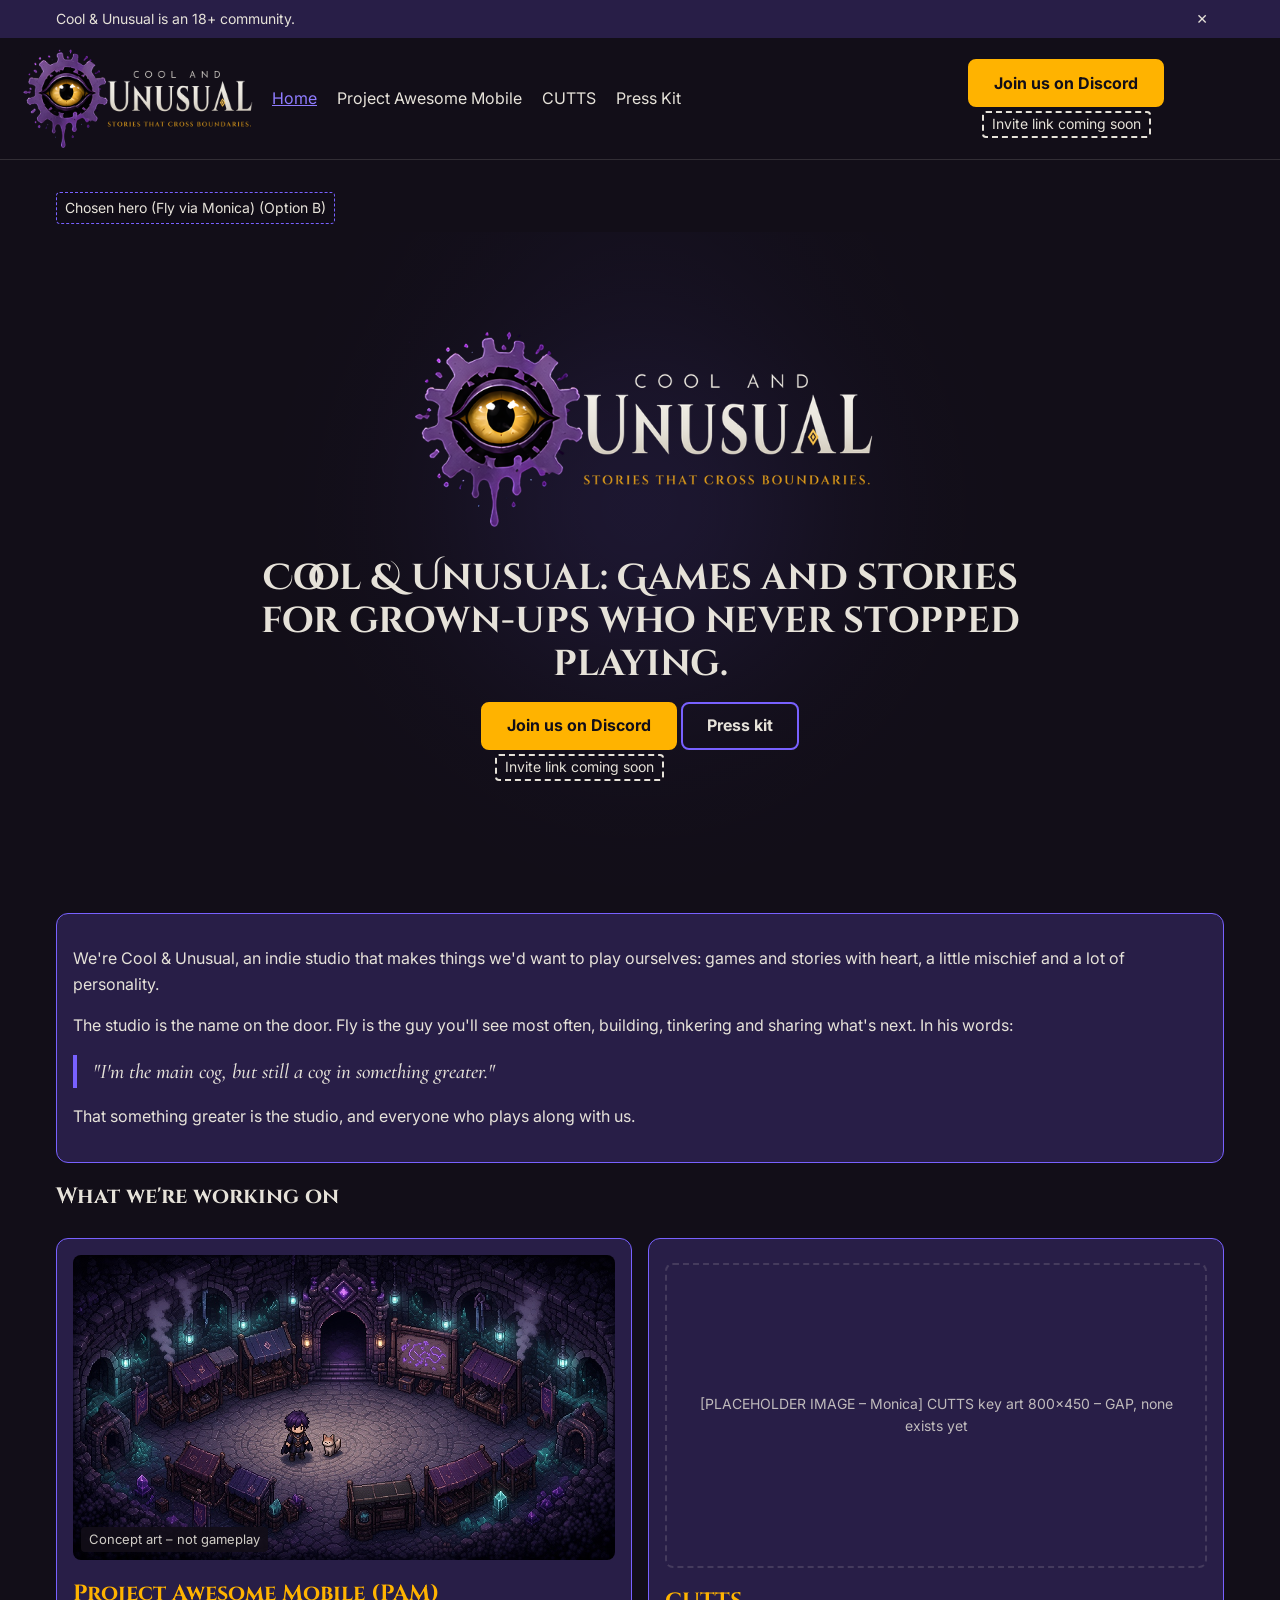
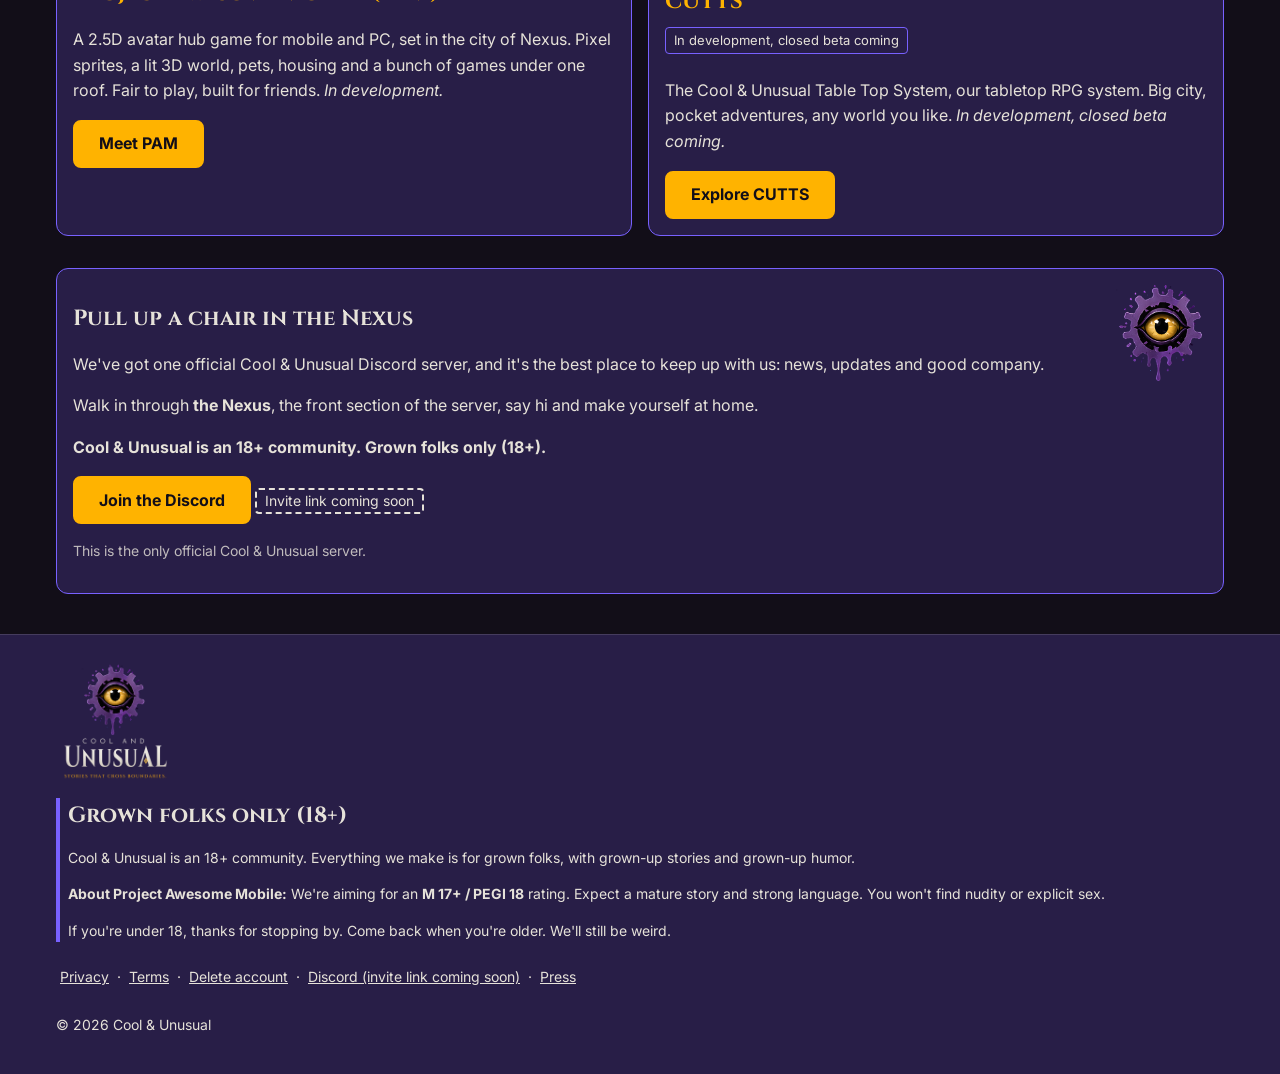
<file: index.html>
<!DOCTYPE html>
<html lang="en"><head><meta charset="utf-8"><meta name="viewport" content="width=device-width,initial-scale=1">
<title>Home – Cool &amp; Unusual</title>
<link rel="icon" type="image/png" href="assets/cu-mark.png">
<link rel="preconnect" href="https://fonts.googleapis.com"><link rel="preconnect" href="https://fonts.gstatic.com" crossorigin>
<link href="https://fonts.googleapis.com/css2?family=Cinzel+Decorative:wght@700&family=Cinzel:wght@700&family=Cormorant+Garamond:ital,wght@1,500&family=Inter:wght@400;600;700&display=swap" rel="stylesheet">
<link rel="stylesheet" href="style.css"></head><body>
<input type="checkbox" id="age-x" class="notice-toggle" hidden>
<div class="notice"><div class="wrap"><label for="age-x" aria-label="Dismiss notice">✕</label>Cool &amp; Unusual is an 18+ community.</div></div>
<header><div class="wrap"><a class="logo" href="index.html"><img src="assets/cu-logo-horizontal.png" alt="Cool and Unusual" width="240" height="104"></a><nav><a href="index.html" aria-current="page">Home</a><a href="pam.html">Project Awesome Mobile</a><a href="cutts.html">CUTTS</a><a href="press.html">Press Kit</a></nav><span class="join"><a class="btn" href="#discord-invite-TBD">Join us on Discord</a><span class="tbd">Invite link coming soon</span></span></div></header>
<main><div class="wrap"><span class="label">Chosen hero (Fly via Monica) (Option B)</span>
<section class="hero-b"><div class="hero-b-in"><img class="hero-logo" src="assets/cu-logo-horizontal.png" alt="Cool and Unusual" width="640" height="277">
<h1>Cool &amp; Unusual: Games and stories for grown-ups who never stopped playing.</h1><p><span class="join"><a class="btn" href="#discord-invite-TBD">Join us on Discord</a><span class="tbd">Invite link coming soon</span></span> <a class="btn secondary" href="press.html">Press kit</a></p></div></section>
<section class="panel"><h2 class="vh">About the studio</h2>
<p>We're Cool &amp; Unusual, an indie studio that makes things we'd want to play ourselves: games and stories with heart, a little mischief and a lot of personality.</p>
<p>The studio is the name on the door. Fly is the guy you'll see most often, building, tinkering and sharing what's next. In his words:</p>
<blockquote class="accent">"I'm the main cog, but still a cog in something greater."</blockquote>
<p>That something greater is the studio, and everyone who plays along with us.</p></section>
<h2>What we're working on</h2>
<div class="grid two"><section class="panel card"><figure class="art"><img class="pixel" src="assets/PAM-lantern-row-hub-v1.1-full-1920x1080.png" alt="Lantern Row hub, concept art" width="1920" height="1080"><figcaption class="art-label">Concept art – not gameplay</figcaption></figure>
<h2>Project Awesome Mobile (PAM)</h2><p>A 2.5D avatar hub game for mobile and PC, set in the city of Nexus. Pixel sprites, a lit 3D world, pets, housing and a bunch of games under one roof. Fair to play, built for friends. <em>In development.</em></p><a class="btn" href="pam.html">Meet PAM</a></section>
<section class="panel card"><div class="ph ph-img">[PLACEHOLDER IMAGE – Monica] CUTTS key art 800×450 – GAP, none exists yet</div><h2>CUTTS</h2><span class="tag">In development, closed beta coming</span><p>The Cool &amp; Unusual Table Top System, our tabletop RPG system. Big city, pocket adventures, any world you like. <em>In development, closed beta coming.</em></p><a class="btn" href="cutts.html">Explore CUTTS</a></section></div>
<section class="panel" id="discord"><img class="discord-mark" src="assets/cu-mark.png" alt="" width="96" height="96"><h2>Pull up a chair in the Nexus</h2>
<p>We've got one official Cool &amp; Unusual Discord server, and it's the best place to keep up with us: news, updates and good company.</p>
<p>Walk in through <strong>the Nexus</strong>, the front section of the server, say hi and make yourself at home.</p>
<p><strong>Cool &amp; Unusual is an 18+ community. Grown folks only (18+).</strong></p>
<p><a class="btn" href="#discord-invite-TBD" title="Invite link coming soon">Join the Discord</a> <span class="tbd">Invite link coming soon</span></p>
<p class="small">This is the only official Cool &amp; Unusual server.</p></section></div></main>
<footer><div class="wrap"><img class="flogo" src="assets/cu-logo-stacked.png" alt="Cool and Unusual" width="120" height="123">
<section class="age"><h2>Grown folks only (18+)</h2>
<p>Cool &amp; Unusual is an 18+ community. Everything we make is for grown folks, with grown-up stories and grown-up humor.</p>
<p><strong>About Project Awesome Mobile:</strong> We're aiming for an <strong>M 17+ / PEGI 18</strong> rating. Expect a mature story and strong language. You won't find nudity or explicit sex.</p>
<p>If you're under 18, thanks for stopping by. Come back when you're older. We'll still be weird.</p></section>
<p><a href="https://flycap316.github.io/legal/privacy/">Privacy</a> · <a href="https://flycap316.github.io/legal/terms/">Terms</a> · <a href="https://flycap316.github.io/legal/delete-account/">Delete account</a> · <a href="#discord-invite-TBD" title="Invite link coming soon">Discord (invite link coming soon)</a> · <a href="press.html">Press</a></p>
<p>© 2026 Cool &amp; Unusual</p></div></footer>
</body></html>
</file>
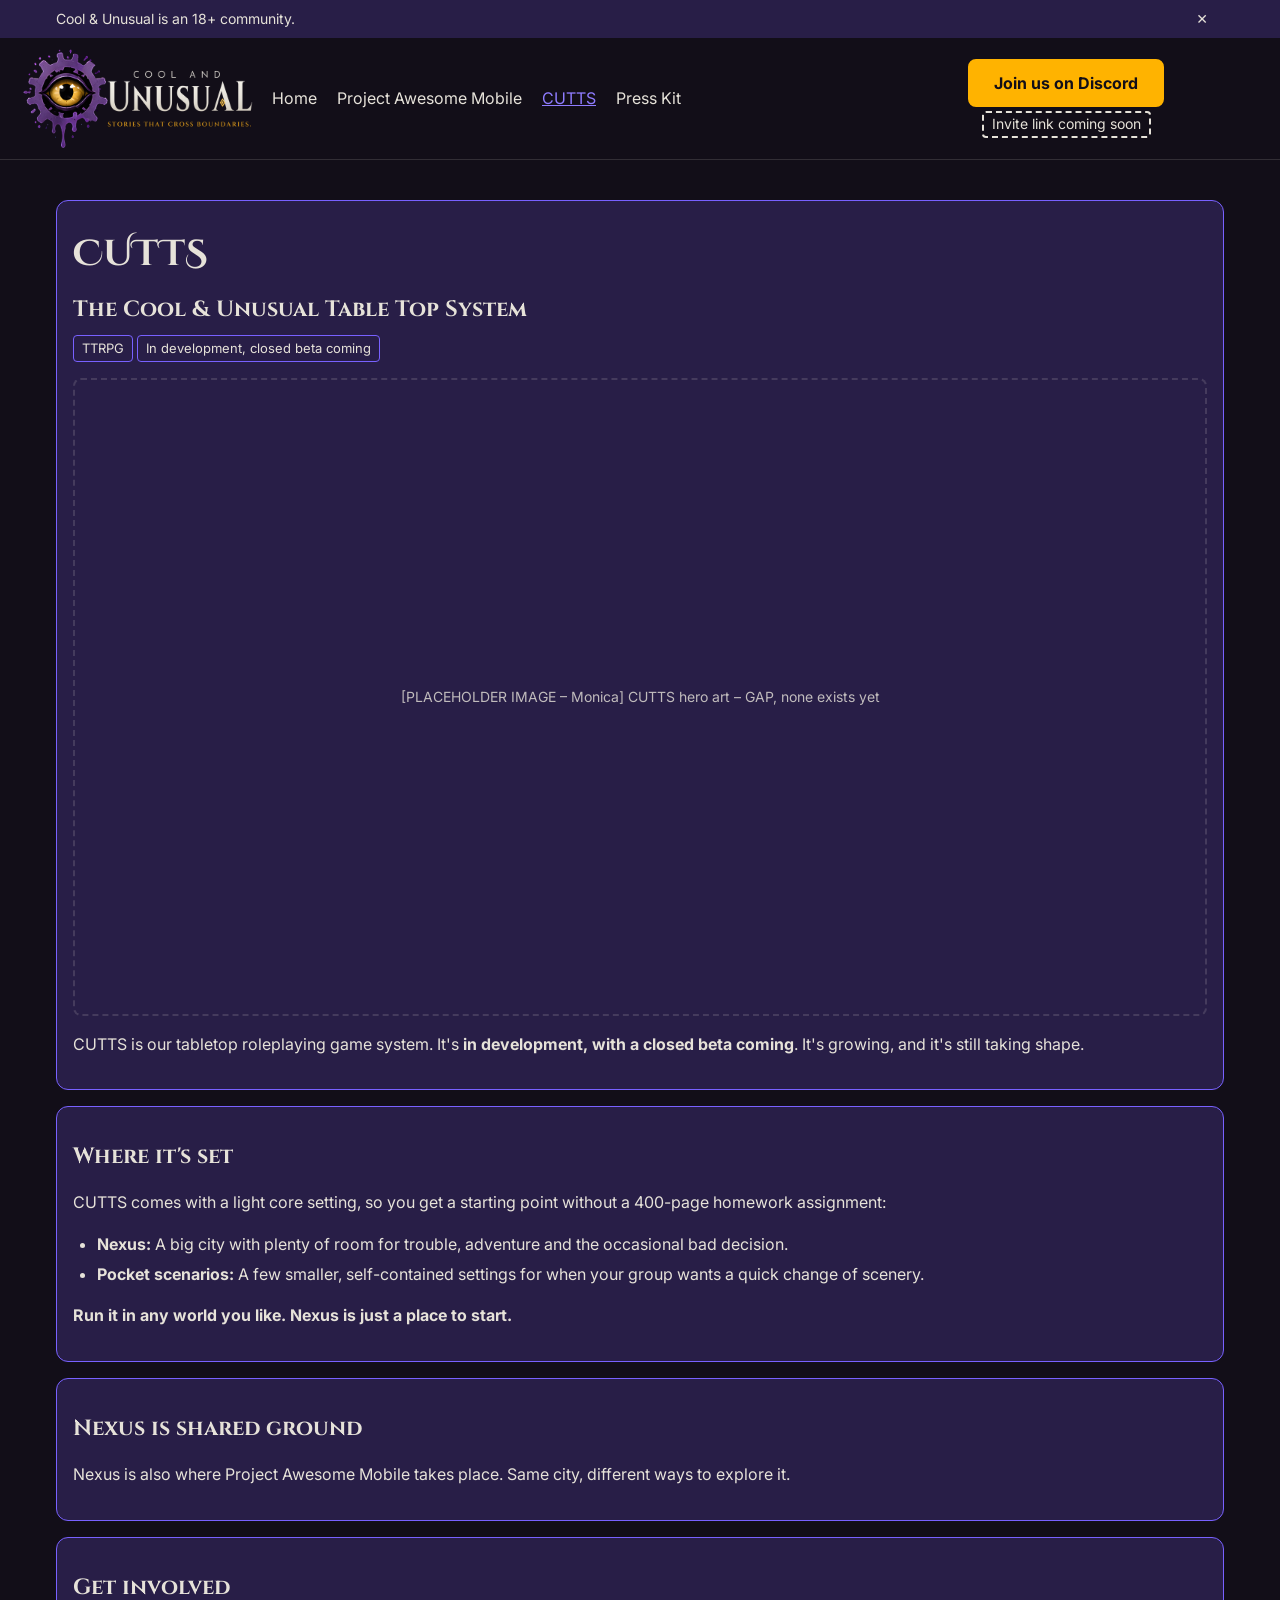
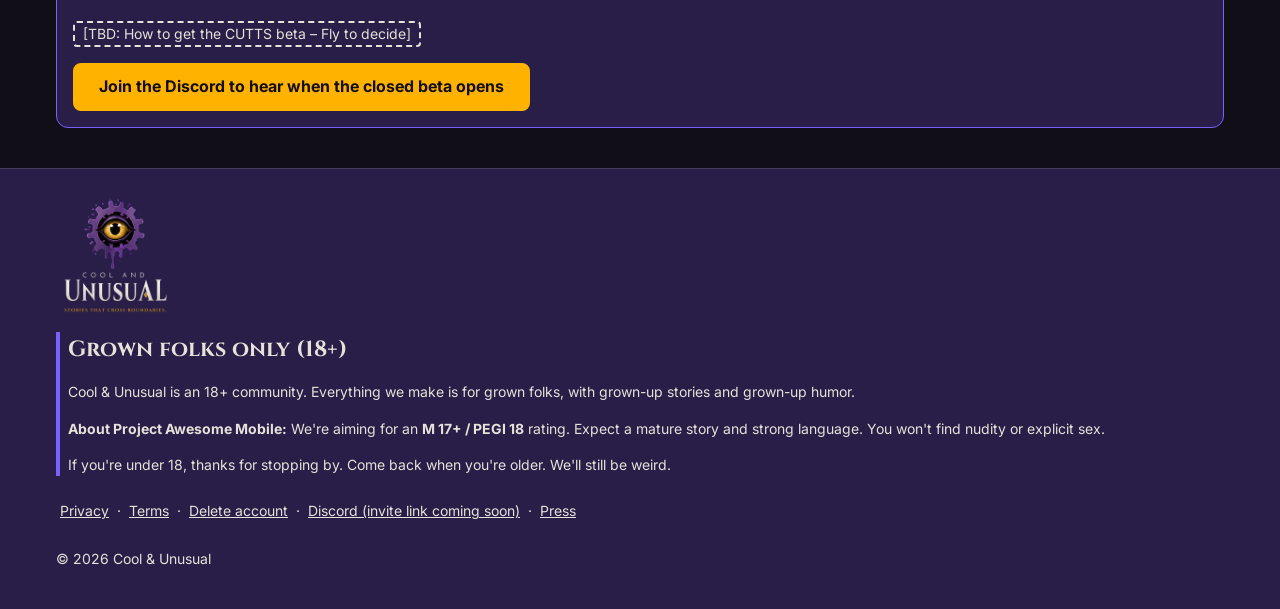
<file: cutts.html>
<!DOCTYPE html>
<html lang="en"><head><meta charset="utf-8"><meta name="viewport" content="width=device-width,initial-scale=1">
<title>CUTTS – Cool &amp; Unusual</title>
<link rel="icon" type="image/png" href="assets/cu-mark.png">
<link rel="preconnect" href="https://fonts.googleapis.com"><link rel="preconnect" href="https://fonts.gstatic.com" crossorigin>
<link href="https://fonts.googleapis.com/css2?family=Cinzel+Decorative:wght@700&family=Cinzel:wght@700&family=Cormorant+Garamond:ital,wght@1,500&family=Inter:wght@400;600;700&display=swap" rel="stylesheet">
<link rel="stylesheet" href="style.css"></head><body>
<input type="checkbox" id="age-x" class="notice-toggle" hidden>
<div class="notice"><div class="wrap"><label for="age-x" aria-label="Dismiss notice">✕</label>Cool &amp; Unusual is an 18+ community.</div></div>
<header><div class="wrap"><a class="logo" href="index.html"><img src="assets/cu-logo-horizontal.png" alt="Cool and Unusual" width="240" height="104"></a><nav><a href="index.html">Home</a><a href="pam.html">Project Awesome Mobile</a><a href="cutts.html" aria-current="page">CUTTS</a><a href="press.html">Press Kit</a></nav><span class="join"><a class="btn" href="#discord-invite-TBD">Join us on Discord</a><span class="tbd">Invite link coming soon</span></span></div></header>
<main><div class="wrap"><section class="panel"><h1>CUTTS</h1><h2>The Cool &amp; Unusual Table Top System</h2><span class="tag">TTRPG</span><span class="tag">In development, closed beta coming</span><div class="ph ph-img">[PLACEHOLDER IMAGE – Monica] CUTTS hero art – GAP, none exists yet</div>
<p>CUTTS is our tabletop roleplaying game system. It's <strong>in development, with a closed beta coming</strong>. It's growing, and it's still taking shape.</p></section>
<section class="panel"><h2>Where it's set</h2><p>CUTTS comes with a light core setting, so you get a starting point without a 400-page homework assignment:</p><ul class="list">
<li><strong>Nexus:</strong> A big city with plenty of room for trouble, adventure and the occasional bad decision.</li>
<li><strong>Pocket scenarios:</strong> A few smaller, self-contained settings for when your group wants a quick change of scenery.</li></ul>
<p><strong>Run it in any world you like. Nexus is just a place to start.</strong></p></section>
<section class="panel"><h2>Nexus is shared ground</h2><p>Nexus is also where Project Awesome Mobile takes place. Same city, different ways to explore it.</p></section>
<section class="panel"><h2>Get involved</h2><p><span class="tbd">[TBD: How to get the CUTTS beta – Fly to decide]</span></p><a class="btn" href="#discord-invite-TBD" title="Invite link coming soon">Join the Discord to hear when the closed beta opens</a></section></div></main>
<footer><div class="wrap"><img class="flogo" src="assets/cu-logo-stacked.png" alt="Cool and Unusual" width="120" height="123">
<section class="age"><h2>Grown folks only (18+)</h2>
<p>Cool &amp; Unusual is an 18+ community. Everything we make is for grown folks, with grown-up stories and grown-up humor.</p>
<p><strong>About Project Awesome Mobile:</strong> We're aiming for an <strong>M 17+ / PEGI 18</strong> rating. Expect a mature story and strong language. You won't find nudity or explicit sex.</p>
<p>If you're under 18, thanks for stopping by. Come back when you're older. We'll still be weird.</p></section>
<p><a href="https://flycap316.github.io/legal/privacy/">Privacy</a> · <a href="https://flycap316.github.io/legal/terms/">Terms</a> · <a href="https://flycap316.github.io/legal/delete-account/">Delete account</a> · <a href="#discord-invite-TBD" title="Invite link coming soon">Discord (invite link coming soon)</a> · <a href="press.html">Press</a></p>
<p>© 2026 Cool &amp; Unusual</p></div></footer>
</body></html>
</file>
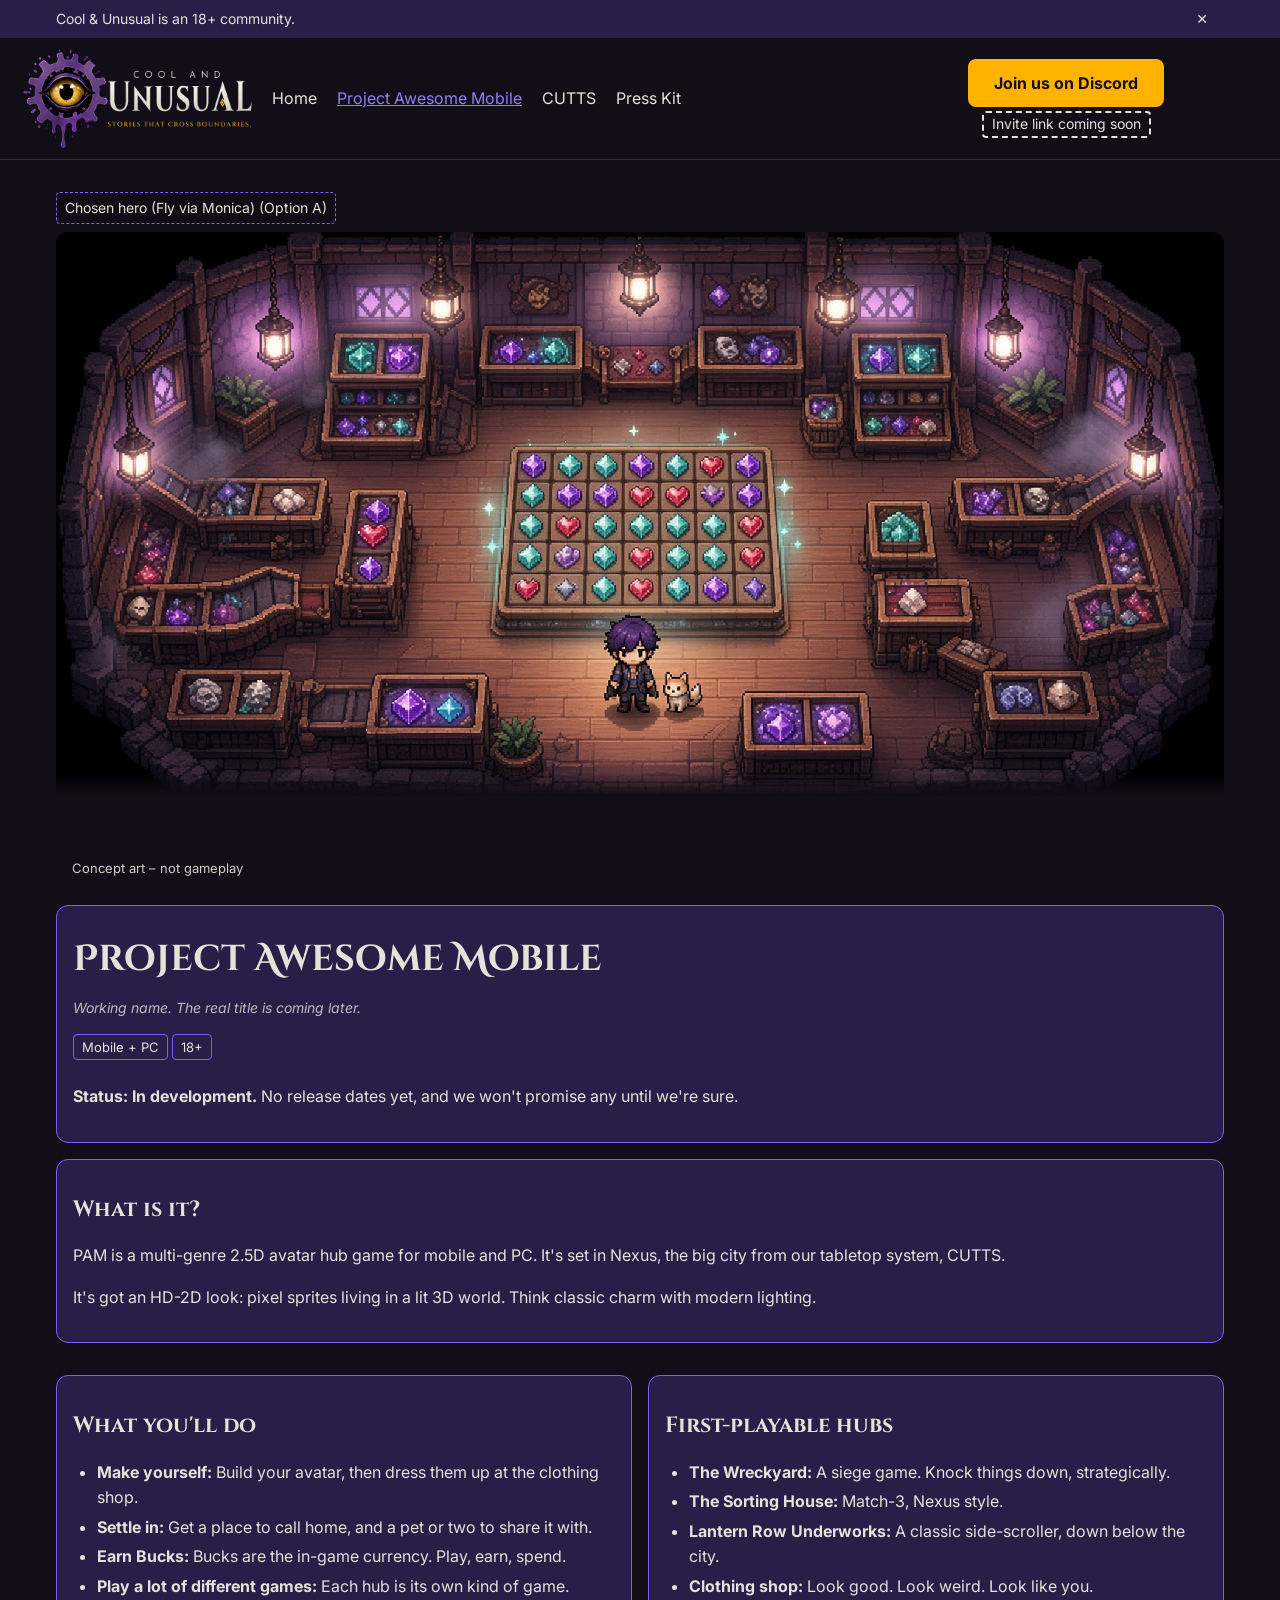
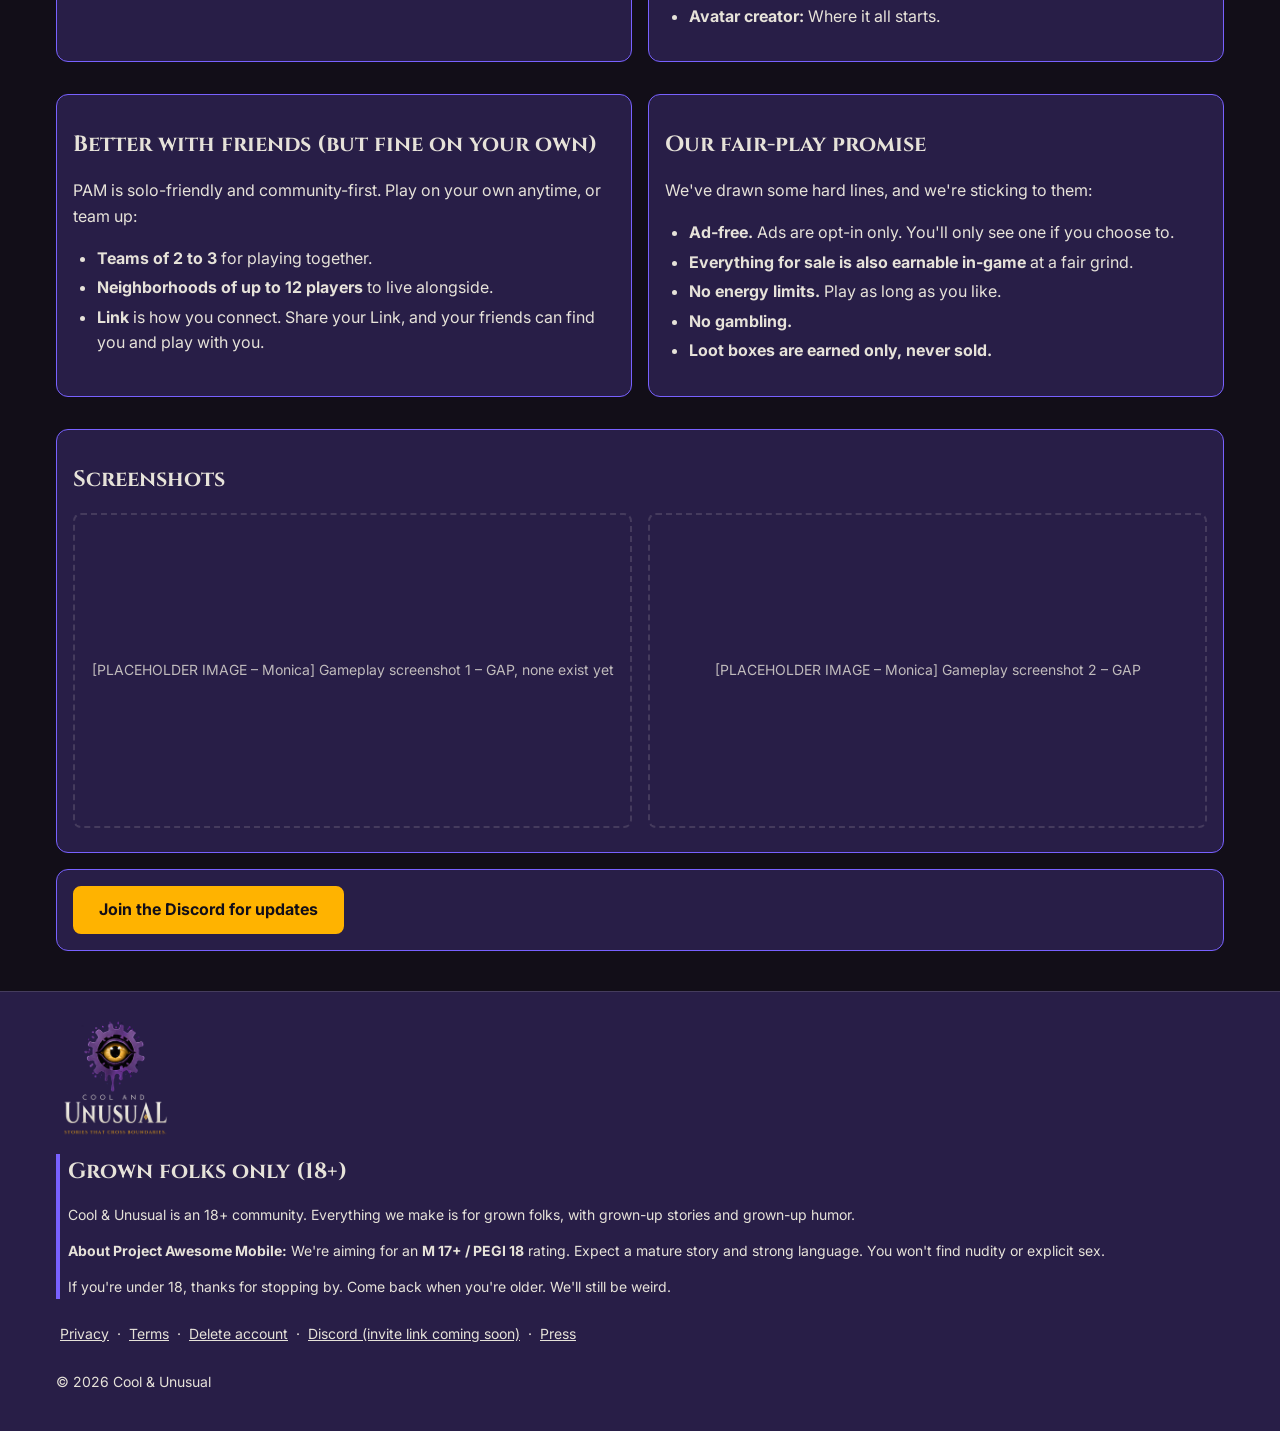
<file: pam.html>
<!DOCTYPE html>
<html lang="en"><head><meta charset="utf-8"><meta name="viewport" content="width=device-width,initial-scale=1">
<title>Project Awesome Mobile – Cool &amp; Unusual</title>
<link rel="icon" type="image/png" href="assets/cu-mark.png">
<link rel="preconnect" href="https://fonts.googleapis.com"><link rel="preconnect" href="https://fonts.gstatic.com" crossorigin>
<link href="https://fonts.googleapis.com/css2?family=Cinzel+Decorative:wght@700&family=Cinzel:wght@700&family=Cormorant+Garamond:ital,wght@1,500&family=Inter:wght@400;600;700&display=swap" rel="stylesheet">
<link rel="stylesheet" href="style.css"></head><body>
<input type="checkbox" id="age-x" class="notice-toggle" hidden>
<div class="notice"><div class="wrap"><label for="age-x" aria-label="Dismiss notice">✕</label>Cool &amp; Unusual is an 18+ community.</div></div>
<header><div class="wrap"><a class="logo" href="index.html"><img src="assets/cu-logo-horizontal.png" alt="Cool and Unusual" width="240" height="104"></a><nav><a href="index.html">Home</a><a href="pam.html" aria-current="page">Project Awesome Mobile</a><a href="cutts.html">CUTTS</a><a href="press.html">Press Kit</a></nav><span class="join"><a class="btn" href="#discord-invite-TBD">Join us on Discord</a><span class="tbd">Invite link coming soon</span></span></div></header>
<main><div class="wrap"><span class="label">Chosen hero (Fly via Monica) (Option A)</span>
<figure class="hero art"><picture><source media="(max-width:719px)" srcset="assets/hero-A-clean-mobile-1080x1920.png">
<img class="pixel" src="assets/hero-A-clean-desktop-1920x1080.png" alt="The Sorting House hub in Nexus (proposed hero option A)" width="1920" height="1080"></picture>
<figcaption class="art-label">Concept art – not gameplay</figcaption></figure>
<section class="panel"><h1>Project Awesome Mobile</h1><p class="small"><em>Working name. The real title is coming later.</em></p>
<span class="tag">Mobile + PC</span><span class="tag">18+</span>
<p><strong>Status: In development.</strong> No release dates yet, and we won't promise any until we're sure.</p></section>
<section class="panel"><h2>What is it?</h2><p>PAM is a multi-genre 2.5D avatar hub game for mobile and PC. It's set in Nexus, the big city from our tabletop system, CUTTS.</p><p>It's got an HD-2D look: pixel sprites living in a lit 3D world. Think classic charm with modern lighting.</p></section>
<div class="grid two"><section class="panel"><h2>What you'll do</h2><ul class="list">
<li><strong>Make yourself:</strong> Build your avatar, then dress them up at the clothing shop.</li>
<li><strong>Settle in:</strong> Get a place to call home, and a pet or two to share it with.</li>
<li><strong>Earn Bucks:</strong> Bucks are the in-game currency. Play, earn, spend.</li>
<li><strong>Play a lot of different games:</strong> Each hub is its own kind of game.</li></ul></section>
<section class="panel"><h2>First-playable hubs</h2><ul class="list">
<li><strong>The Wreckyard:</strong> A siege game. Knock things down, strategically.</li>
<li><strong>The Sorting House:</strong> Match-3, Nexus style.</li>
<li><strong>Lantern Row Underworks:</strong> A classic side-scroller, down below the city.</li>
<li><strong>Clothing shop:</strong> Look good. Look weird. Look like you.</li>
<li><strong>Avatar creator:</strong> Where it all starts.</li></ul></section></div>
<div class="grid two"><section class="panel"><h2>Better with friends (but fine on your own)</h2><p>PAM is solo-friendly and community-first. Play on your own anytime, or team up:</p><ul class="list">
<li><strong>Teams of 2 to 3</strong> for playing together.</li>
<li><strong>Neighborhoods of up to 12 players</strong> to live alongside.</li>
<li><strong>Link</strong> is how you connect. Share your Link, and your friends can find you and play with you.</li></ul></section>
<section class="panel"><h2>Our fair-play promise</h2><p>We've drawn some hard lines, and we're sticking to them:</p><ul class="list">
<li><strong>Ad-free.</strong> Ads are opt-in only. You'll only see one if you choose to.</li>
<li><strong>Everything for sale is also earnable in-game</strong> at a fair grind.</li>
<li><strong>No energy limits.</strong> Play as long as you like.</li>
<li><strong>No gambling.</strong></li>
<li><strong>Loot boxes are earned only, never sold.</strong></li></ul></section></div>
<section class="panel"><h2>Screenshots</h2><div class="grid two"><div class="ph ph-img">[PLACEHOLDER IMAGE – Monica] Gameplay screenshot 1 – GAP, none exist yet</div><div class="ph ph-img">[PLACEHOLDER IMAGE – Monica] Gameplay screenshot 2 – GAP</div></div></section>
<section class="panel"><a class="btn" href="#discord-invite-TBD" title="Invite link coming soon">Join the Discord for updates</a></section></div></main>
<footer><div class="wrap"><img class="flogo" src="assets/cu-logo-stacked.png" alt="Cool and Unusual" width="120" height="123">
<section class="age"><h2>Grown folks only (18+)</h2>
<p>Cool &amp; Unusual is an 18+ community. Everything we make is for grown folks, with grown-up stories and grown-up humor.</p>
<p><strong>About Project Awesome Mobile:</strong> We're aiming for an <strong>M 17+ / PEGI 18</strong> rating. Expect a mature story and strong language. You won't find nudity or explicit sex.</p>
<p>If you're under 18, thanks for stopping by. Come back when you're older. We'll still be weird.</p></section>
<p><a href="https://flycap316.github.io/legal/privacy/">Privacy</a> · <a href="https://flycap316.github.io/legal/terms/">Terms</a> · <a href="https://flycap316.github.io/legal/delete-account/">Delete account</a> · <a href="#discord-invite-TBD" title="Invite link coming soon">Discord (invite link coming soon)</a> · <a href="press.html">Press</a></p>
<p>© 2026 Cool &amp; Unusual</p></div></footer>
</body></html>
</file>
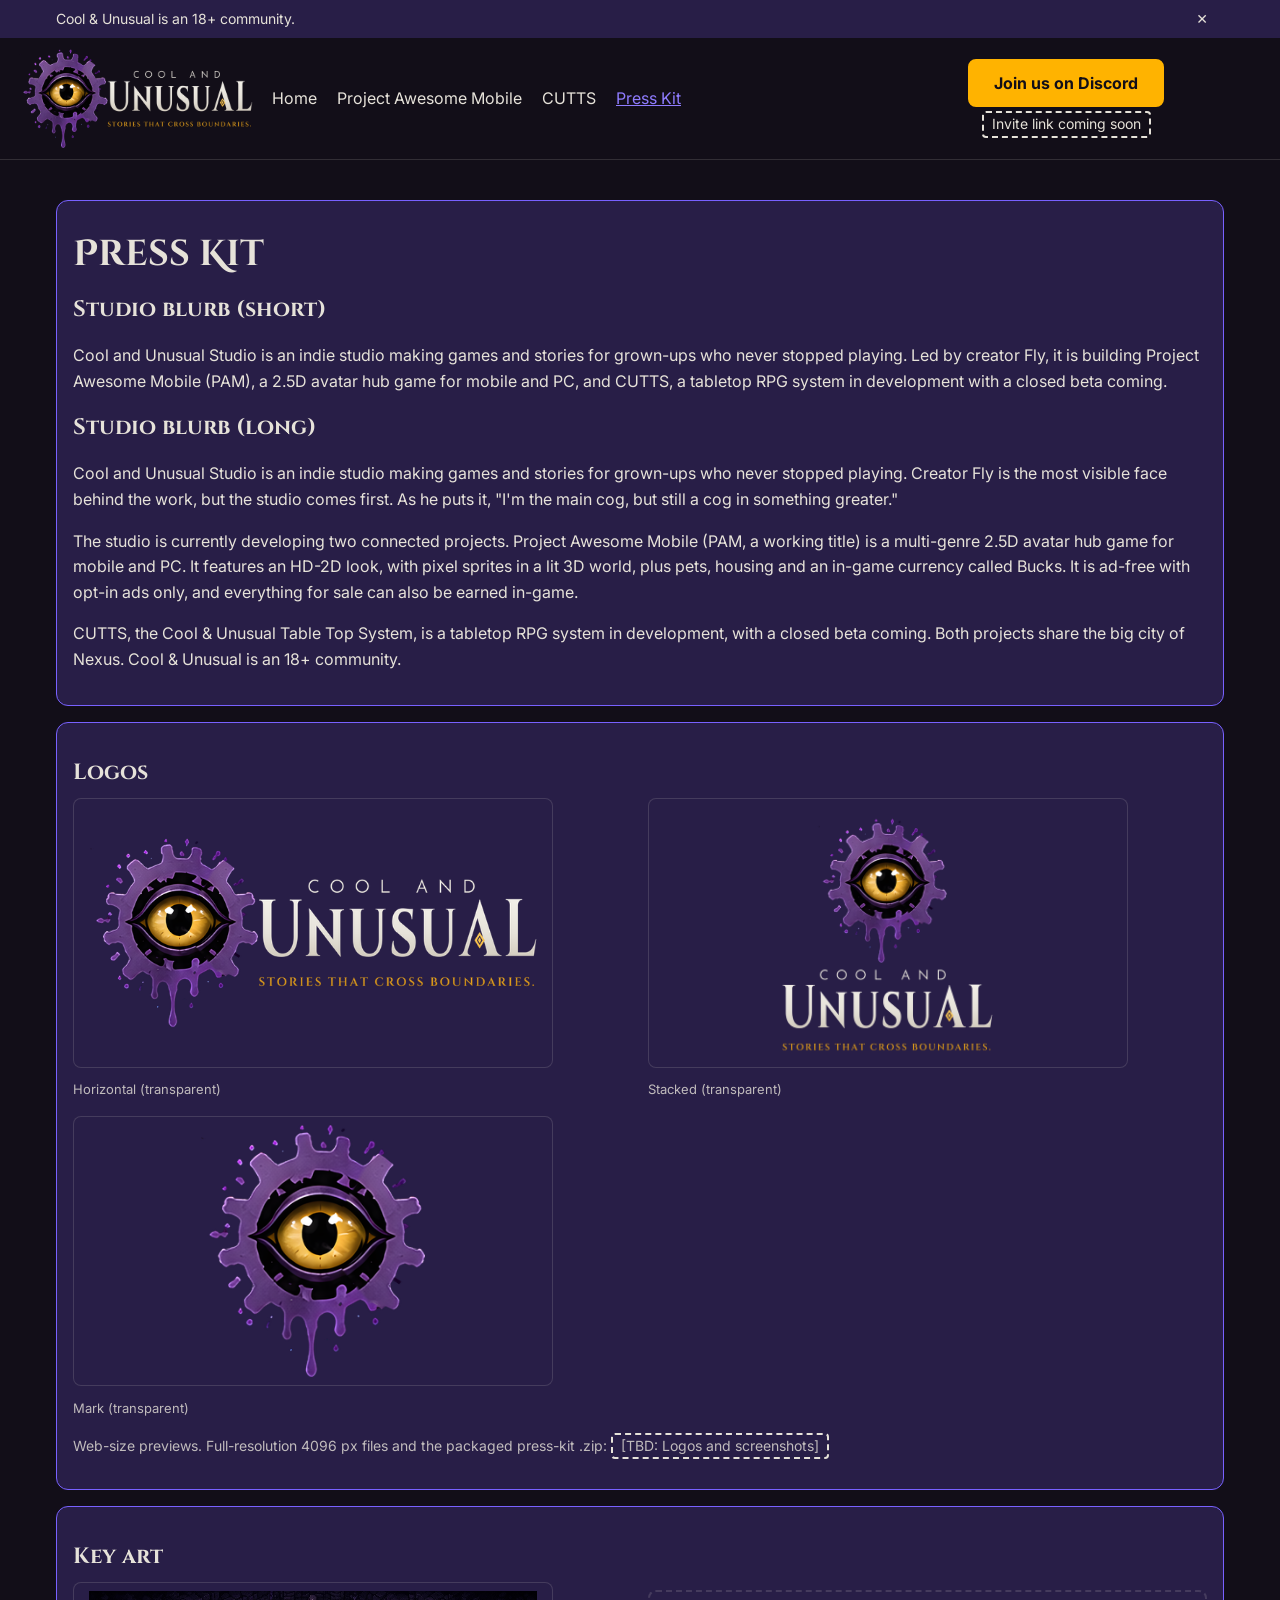
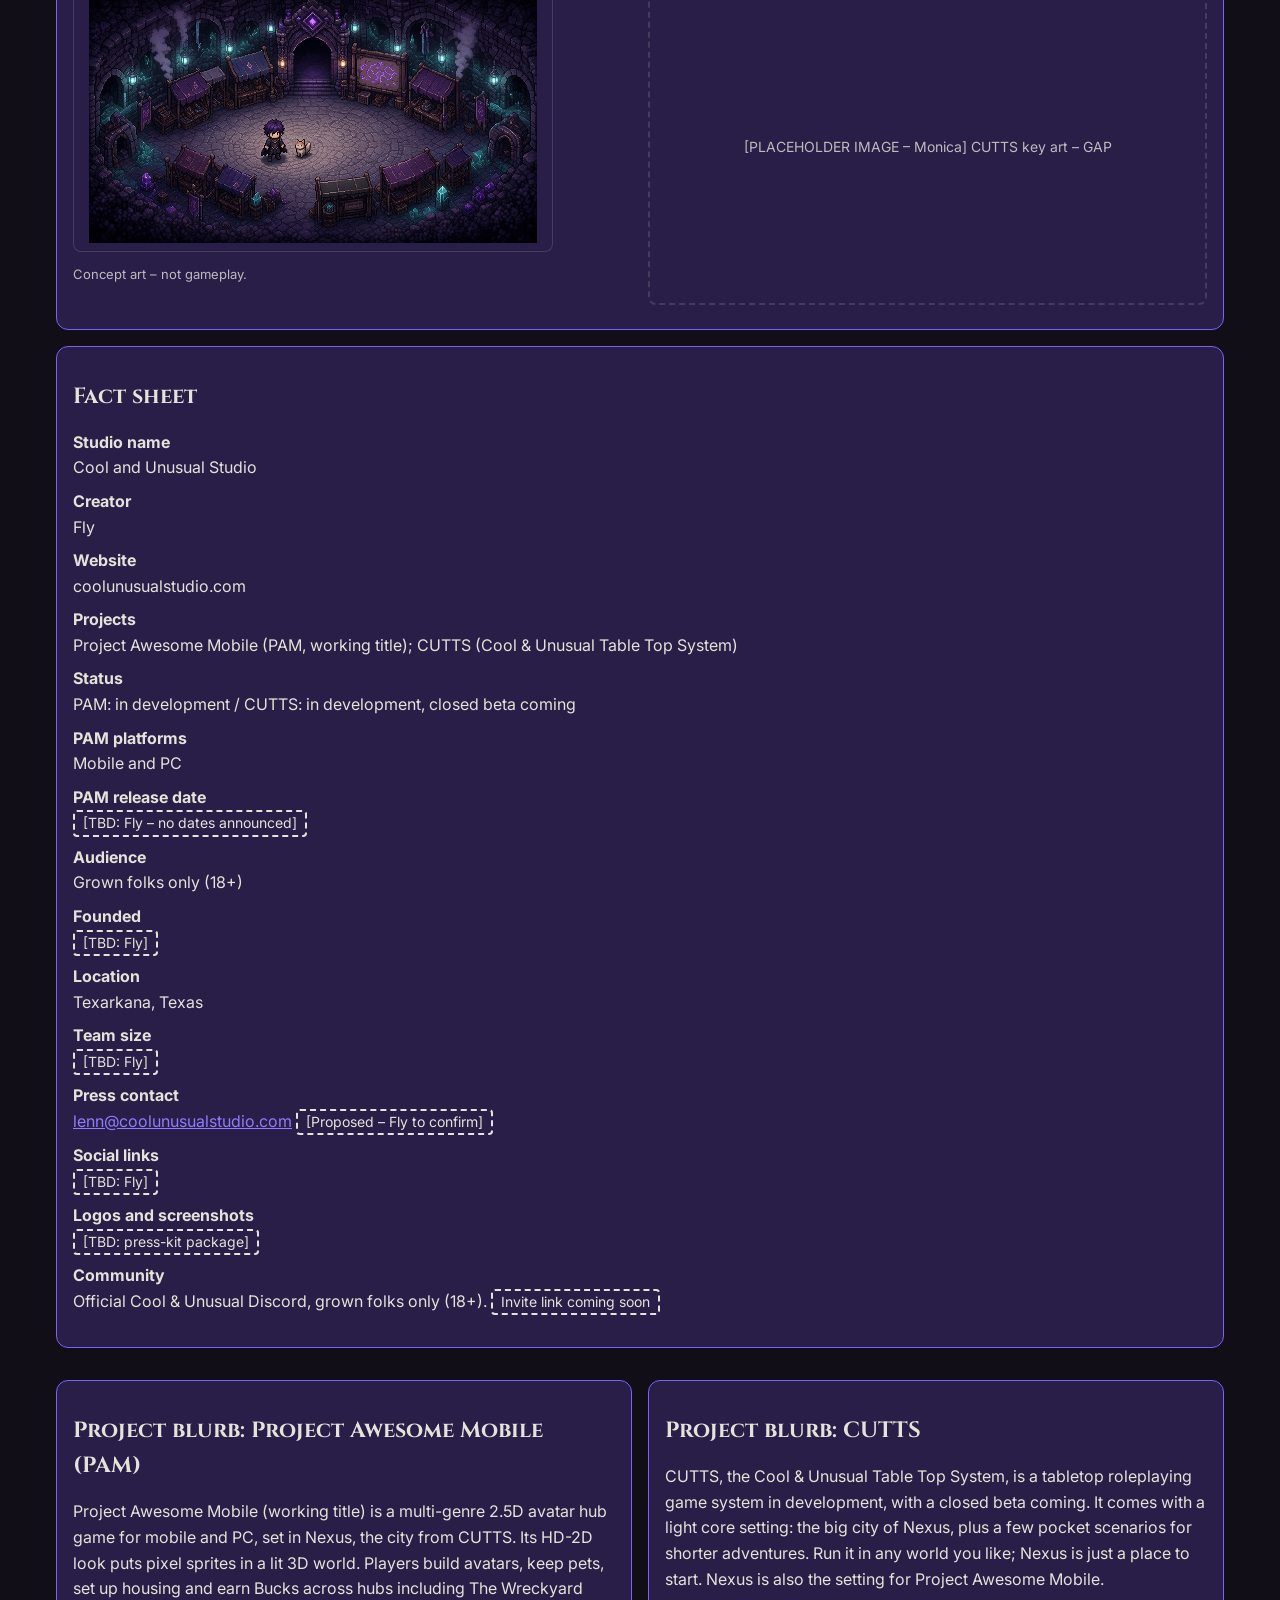
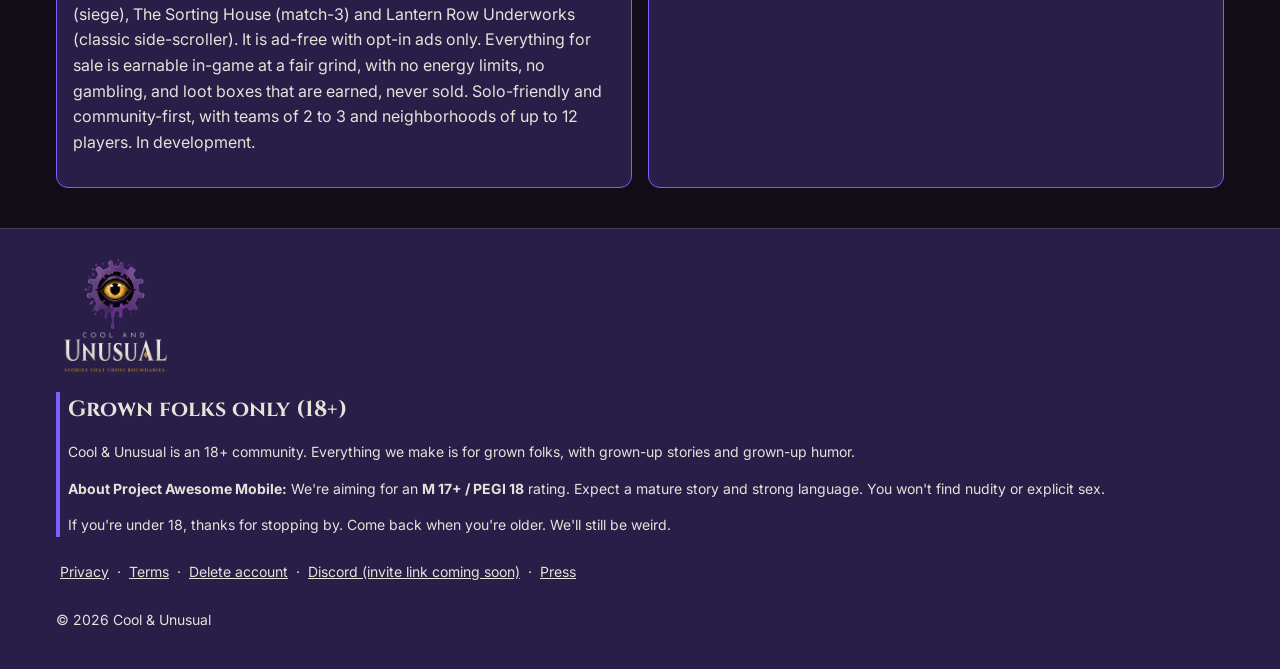
<file: press.html>
<!DOCTYPE html>
<html lang="en"><head><meta charset="utf-8"><meta name="viewport" content="width=device-width,initial-scale=1">
<title>Press Kit – Cool &amp; Unusual</title>
<link rel="icon" type="image/png" href="assets/cu-mark.png">
<link rel="preconnect" href="https://fonts.googleapis.com"><link rel="preconnect" href="https://fonts.gstatic.com" crossorigin>
<link href="https://fonts.googleapis.com/css2?family=Cinzel+Decorative:wght@700&family=Cinzel:wght@700&family=Cormorant+Garamond:ital,wght@1,500&family=Inter:wght@400;600;700&display=swap" rel="stylesheet">
<link rel="stylesheet" href="style.css"></head><body>
<input type="checkbox" id="age-x" class="notice-toggle" hidden>
<div class="notice"><div class="wrap"><label for="age-x" aria-label="Dismiss notice">✕</label>Cool &amp; Unusual is an 18+ community.</div></div>
<header><div class="wrap"><a class="logo" href="index.html"><img src="assets/cu-logo-horizontal.png" alt="Cool and Unusual" width="240" height="104"></a><nav><a href="index.html">Home</a><a href="pam.html">Project Awesome Mobile</a><a href="cutts.html">CUTTS</a><a href="press.html" aria-current="page">Press Kit</a></nav><span class="join"><a class="btn" href="#discord-invite-TBD">Join us on Discord</a><span class="tbd">Invite link coming soon</span></span></div></header>
<main><div class="wrap"><section class="panel"><h1>Press Kit</h1><h2>Studio blurb (short)</h2>
<p>Cool and Unusual Studio is an indie studio making games and stories for grown-ups who never stopped playing. Led by creator Fly, it is building Project Awesome Mobile (PAM), a 2.5D avatar hub game for mobile and PC, and CUTTS, a tabletop RPG system in development with a closed beta coming.</p>
<h2>Studio blurb (long)</h2>
<p>Cool and Unusual Studio is an indie studio making games and stories for grown-ups who never stopped playing. Creator Fly is the most visible face behind the work, but the studio comes first. As he puts it, "I'm the main cog, but still a cog in something greater."</p>
<p>The studio is currently developing two connected projects. Project Awesome Mobile (PAM, a working title) is a multi-genre 2.5D avatar hub game for mobile and PC. It features an HD-2D look, with pixel sprites in a lit 3D world, plus pets, housing and an in-game currency called Bucks. It is ad-free with opt-in ads only, and everything for sale can also be earned in-game.</p>
<p>CUTTS, the Cool &amp; Unusual Table Top System, is a tabletop RPG system in development, with a closed beta coming. Both projects share the big city of Nexus. Cool &amp; Unusual is an 18+ community.</p></section>
<section class="panel"><h2>Logos</h2><div class="thumbs">
<figure><img src="assets/cu-logo-horizontal.png" alt="Horizontal logo" width="480" height="270"><figcaption class="caption">Horizontal (transparent)</figcaption></figure>
<figure><img src="assets/cu-logo-stacked.png" alt="Stacked logo" width="480" height="270"><figcaption class="caption">Stacked (transparent)</figcaption></figure>
<figure><img src="assets/cu-mark.png" alt="Eye mark" width="480" height="270"><figcaption class="caption">Mark (transparent)</figcaption></figure></div>
<p class="small">Web-size previews. Full-resolution 4096 px files and the packaged press-kit .zip: <span class="tbd">[TBD: Logos and screenshots]</span></p></section>
<section class="panel"><h2>Key art</h2><div class="thumbs"><figure><img class="pixel" src="assets/PAM-lantern-row-hub-v1.1-full-1920x1080.png" alt="Lantern Row hub concept art" width="1920" height="1080"><figcaption class="caption">Concept art – not gameplay.</figcaption></figure><div class="ph ph-img">[PLACEHOLDER IMAGE – Monica] CUTTS key art – GAP</div></div></section>
<section class="panel"><h2>Fact sheet</h2><dl class="facts">
<dt>Studio name</dt><dd>Cool and Unusual Studio</dd><dt>Creator</dt><dd>Fly</dd><dt>Website</dt><dd>coolunusualstudio.com</dd>
<dt>Projects</dt><dd>Project Awesome Mobile (PAM, working title); CUTTS (Cool &amp; Unusual Table Top System)</dd>
<dt>Status</dt><dd>PAM: in development / CUTTS: in development, closed beta coming</dd><dt>PAM platforms</dt><dd>Mobile and PC</dd>
<dt>PAM release date</dt><dd><span class="tbd">[TBD: Fly – no dates announced]</span></dd><dt>Audience</dt><dd>Grown folks only (18+)</dd>
<dt>Founded</dt><dd><span class="tbd">[TBD: Fly]</span></dd><dt>Location</dt><dd>Texarkana, Texas</dd><dt>Team size</dt><dd><span class="tbd">[TBD: Fly]</span></dd>
<dt>Press contact</dt><dd><a href="mailto:lenn@coolunusualstudio.com">lenn@coolunusualstudio.com</a> <span class="tbd">[Proposed – Fly to confirm]</span></dd>
<dt>Social links</dt><dd><span class="tbd">[TBD: Fly]</span></dd><dt>Logos and screenshots</dt><dd><span class="tbd">[TBD: press-kit package]</span></dd>
<dt>Community</dt><dd>Official Cool &amp; Unusual Discord, grown folks only (18+). <span class="tbd">Invite link coming soon</span></dd></dl></section>
<div class="grid two"><section class="panel"><h2>Project blurb: Project Awesome Mobile (PAM)</h2>
<p>Project Awesome Mobile (working title) is a multi-genre 2.5D avatar hub game for mobile and PC, set in Nexus, the city from CUTTS. Its HD-2D look puts pixel sprites in a lit 3D world. Players build avatars, keep pets, set up housing and earn Bucks across hubs including The Wreckyard (siege), The Sorting House (match-3) and Lantern Row Underworks (classic side-scroller). It is ad-free with opt-in ads only. Everything for sale is earnable in-game at a fair grind, with no energy limits, no gambling, and loot boxes that are earned, never sold. Solo-friendly and community-first, with teams of 2 to 3 and neighborhoods of up to 12 players. In development.</p></section>
<section class="panel"><h2>Project blurb: CUTTS</h2>
<p>CUTTS, the Cool &amp; Unusual Table Top System, is a tabletop roleplaying game system in development, with a closed beta coming. It comes with a light core setting: the big city of Nexus, plus a few pocket scenarios for shorter adventures. Run it in any world you like; Nexus is just a place to start. Nexus is also the setting for Project Awesome Mobile.</p></section></div></div></main>
<footer><div class="wrap"><img class="flogo" src="assets/cu-logo-stacked.png" alt="Cool and Unusual" width="120" height="123">
<section class="age"><h2>Grown folks only (18+)</h2>
<p>Cool &amp; Unusual is an 18+ community. Everything we make is for grown folks, with grown-up stories and grown-up humor.</p>
<p><strong>About Project Awesome Mobile:</strong> We're aiming for an <strong>M 17+ / PEGI 18</strong> rating. Expect a mature story and strong language. You won't find nudity or explicit sex.</p>
<p>If you're under 18, thanks for stopping by. Come back when you're older. We'll still be weird.</p></section>
<p><a href="https://flycap316.github.io/legal/privacy/">Privacy</a> · <a href="https://flycap316.github.io/legal/terms/">Terms</a> · <a href="https://flycap316.github.io/legal/delete-account/">Delete account</a> · <a href="#discord-invite-TBD" title="Invite link coming soon">Discord (invite link coming soon)</a> · <a href="press.html">Press</a></p>
<p>© 2026 Cool &amp; Unusual</p></div></footer>
</body></html>
</file>
<file: style.css>
/* Cool & Unusual studio site – MOCKUP v2.4. Mobile-first. Tokens per Monica's Visual Kit v1.0 §1/§4. */
:root{
 --font-display:"Cinzel Decorative","Cinzel",Georgia,serif; /* hero + big titles */
 --font-heading:"Cinzel",Georgia,serif; /* weight 700 */
 --font-body:"Inter",system-ui,sans-serif;
 --font-accent:"Cormorant Garamond",Georgia,serif; /* italic, sparing – Fly quote only */
 --cu-void:#120E18;--cu-amethyst:#281E47;--cu-violet:#7861FF;--cu-gold:#FFB300;--cu-parchment:#E6E2D9;
 --cu-void-90:rgba(18,14,24,.9);--cu-line:rgba(230,226,217,.15);
 --cu-gold-dk:#E6A100; /* Gold hover – provisional kit token (Monica), pending Fly review */
 --cu-crimson:#C0353F; /* danger only – provisional kit token (Monica), pending Fly review */
 --cu-violet-text:#8F7CFF; /* text only: kit violet is 3.6:1 on Amethyst; this clears WCAG AA (~4.8:1) */
 --s1:4px;--s2:8px;--s3:16px;--s4:24px;--s5:40px;--s6:64px;
 --r-btn:8px;--r-card:12px;--max:1200px}
*{box-sizing:border-box}
body{margin:0;font-family:var(--font-body);font-size:16px;line-height:1.6;background:var(--cu-void);color:var(--cu-parchment)}
a{color:var(--cu-violet-text)}
:focus-visible{outline:2px solid var(--cu-violet);outline-offset:2px}
.wrap{max-width:var(--max);margin:0 auto;padding:0 var(--s3)}
img{max-width:100%;height:auto}
.pixel{image-rendering:pixelated}
/* 18+ bar */
.notice{background:var(--cu-amethyst);font-size:14px;padding:var(--s2) 0;min-height:36px}
.notice label{float:right;cursor:pointer;padding:0 var(--s2);min-height:44px;min-width:44px;text-align:center}
.notice-toggle:checked + .notice{display:none}
header{background:var(--cu-void);padding:var(--s2) 0;border-bottom:1px solid var(--cu-line)}
header .wrap{display:flex;flex-wrap:wrap;gap:var(--s2);align-items:center;justify-content:space-between}
.logo img{width:150px;height:auto;display:block}
nav{display:flex;flex-wrap:wrap;align-items:center;gap:var(--s1);flex:1 1 auto;min-width:min(100%,18rem)}
nav a{color:var(--cu-parchment);text-decoration:none;padding:10px var(--s2);min-height:44px;display:inline-flex;align-items:center}
nav a[aria-current]{color:var(--cu-violet-text);text-decoration:underline}
.join{display:inline-flex;flex-direction:column;align-items:center;gap:var(--s1);vertical-align:top;flex:0 0 auto;max-width:100%}
.join .btn{white-space:nowrap}
.join .tbd{text-align:center}
.btn{display:inline-flex;align-items:center;min-height:48px;padding:0 var(--s4);border-radius:var(--r-btn);background:var(--cu-gold);color:var(--cu-void);font-weight:700;text-decoration:none;border:2px solid var(--cu-gold)} /* Void on Gold ≈ 10.9:1, WCAG AAA */
.btn:hover{background:var(--cu-gold-dk);border-color:var(--cu-gold-dk);color:var(--cu-void)} /* ≈ 8.8:1 */
.btn.secondary{background:transparent;color:var(--cu-parchment);border-color:var(--cu-violet)}
.btn.secondary:hover{background:rgba(120,97,255,.15)}
main{padding:var(--s4) 0}
.panel{background:var(--cu-amethyst);border:1px solid var(--cu-violet);border-radius:var(--r-card);padding:var(--s3);margin:var(--s3) 0}
.card:hover{box-shadow:0 0 24px rgba(120,97,255,.35)}
.card img{border-radius:var(--s2);display:block;width:100%;aspect-ratio:16/9;object-fit:cover}
.grid{display:grid;gap:var(--s3)}
.hero{margin:0 0 var(--s4)}
.hero img{display:block;width:100%;border-radius:var(--r-card)}
.label{display:inline-block;background:var(--cu-void-90);border:1px dashed var(--cu-violet);color:var(--cu-parchment);font-size:14px;padding:var(--s1) var(--s2);border-radius:var(--s1);margin:var(--s2) 0}
.caption{font-size:13px;color:rgba(230,226,217,.8);margin:var(--s1) 0 0}
.ph{border:2px dashed var(--cu-line);color:rgba(230,226,217,.8);padding:var(--s3);font-size:14px;text-align:center;border-radius:var(--s2);margin:var(--s2) 0;overflow-wrap:break-word}
.ph-img{aspect-ratio:16/9;display:grid;grid-template-columns:minmax(0,1fr);align-items:center;justify-items:center}
.tbd{display:inline-block;border:2px dashed var(--cu-parchment);padding:0 var(--s2);font-size:14px;border-radius:var(--s1)}
.tag{display:inline-block;font-size:13px;padding:2px var(--s2);border-radius:var(--s1);border:1px solid var(--cu-violet);margin:0 var(--s1) var(--s2) 0}
.tag.rare{background:var(--cu-gold);color:var(--cu-void);border-color:var(--cu-gold)}
.danger{color:var(--cu-crimson)}
h1{font-family:var(--font-display);font-weight:700}
h2,h3{font-family:var(--font-heading);font-weight:700}
.accent{font-family:var(--font-accent);font-style:italic;font-weight:500;font-size:1.3em}
h1{font-size:28px;line-height:1.2;margin:var(--s3) 0}h2{font-size:22px;margin:var(--s3) 0 var(--s2)}
.card h2{color:var(--cu-gold)}
blockquote{border-left:4px solid var(--cu-violet);margin:var(--s3) 0;padding-left:var(--s3)}
ul.list{padding-left:var(--s4)}ul.list li{margin:var(--s1) 0}
.small{font-size:14px;color:rgba(230,226,217,.8)}
.discord-mark{width:96px;height:96px;object-fit:contain;float:right;margin:0 0 var(--s2) var(--s3)}
.thumbs{display:grid;gap:var(--s3);grid-template-columns:1fr}
.thumbs figure{margin:0}.thumbs img{width:100%;max-width:480px;aspect-ratio:16/9;object-fit:contain;background:var(--cu-amethyst);border:1px solid var(--cu-line);border-radius:var(--s2);padding:var(--s2)}
dl.facts dt{font-weight:700;margin-top:var(--s2)}dl.facts dd{margin:0}
footer{background:var(--cu-amethyst);padding:var(--s4) 0;font-size:14px;border-top:1px solid var(--cu-line)}
footer .flogo{width:120px;display:block;margin-bottom:var(--s3)}
footer a{color:var(--cu-parchment);display:inline-block;padding:10px var(--s1);min-height:44px}
.age{border-left:4px solid var(--cu-violet);padding-left:var(--s2)}
@media(min-width:720px){.grid.two{grid-template-columns:1fr 1fr}.thumbs{grid-template-columns:1fr 1fr}h1{font-size:36px}.logo img{width:240px}}

/* v2.2 – clean art with live-text labels */
.art{position:relative;margin:0}
.art img{display:block;width:100%}
.card .art img{aspect-ratio:16/9;object-fit:cover;border-radius:var(--s2)}
.art-label{position:absolute;left:var(--s2);bottom:var(--s2);background:var(--cu-void-90);color:rgba(230,226,217,.9);font-size:13px;padding:2px var(--s2);border-radius:var(--s1)}
.hero-b{position:relative;border-radius:var(--r-card);overflow:hidden;margin:0 0 var(--s4);min-height:70vh;display:flex;align-items:center;justify-content:center;text-align:center;
 background:linear-gradient(rgba(18,14,24,.6),rgba(18,14,24,.6)),url(assets/hero-B-clean-plate-mobile-1080x1920.png) center/cover no-repeat var(--cu-void)}
.hero-b-in{padding:var(--s5) var(--s3);max-width:800px}
.hero-b-in .btn.secondary{vertical-align:top}
.hero-logo{width:min(80vw,480px);height:auto}
.vh{position:absolute;width:1px;height:1px;padding:0;margin:-1px;overflow:hidden;clip:rect(0,0,0,0);clip-path:inset(50%);white-space:nowrap;border:0}
@media(min-width:720px){.hero-b{min-height:0;aspect-ratio:16/9;background-image:linear-gradient(rgba(18,14,24,.6),rgba(18,14,24,.6)),url(assets/hero-B-clean-plate-desktop-1920x1080.png)}}
</file>
